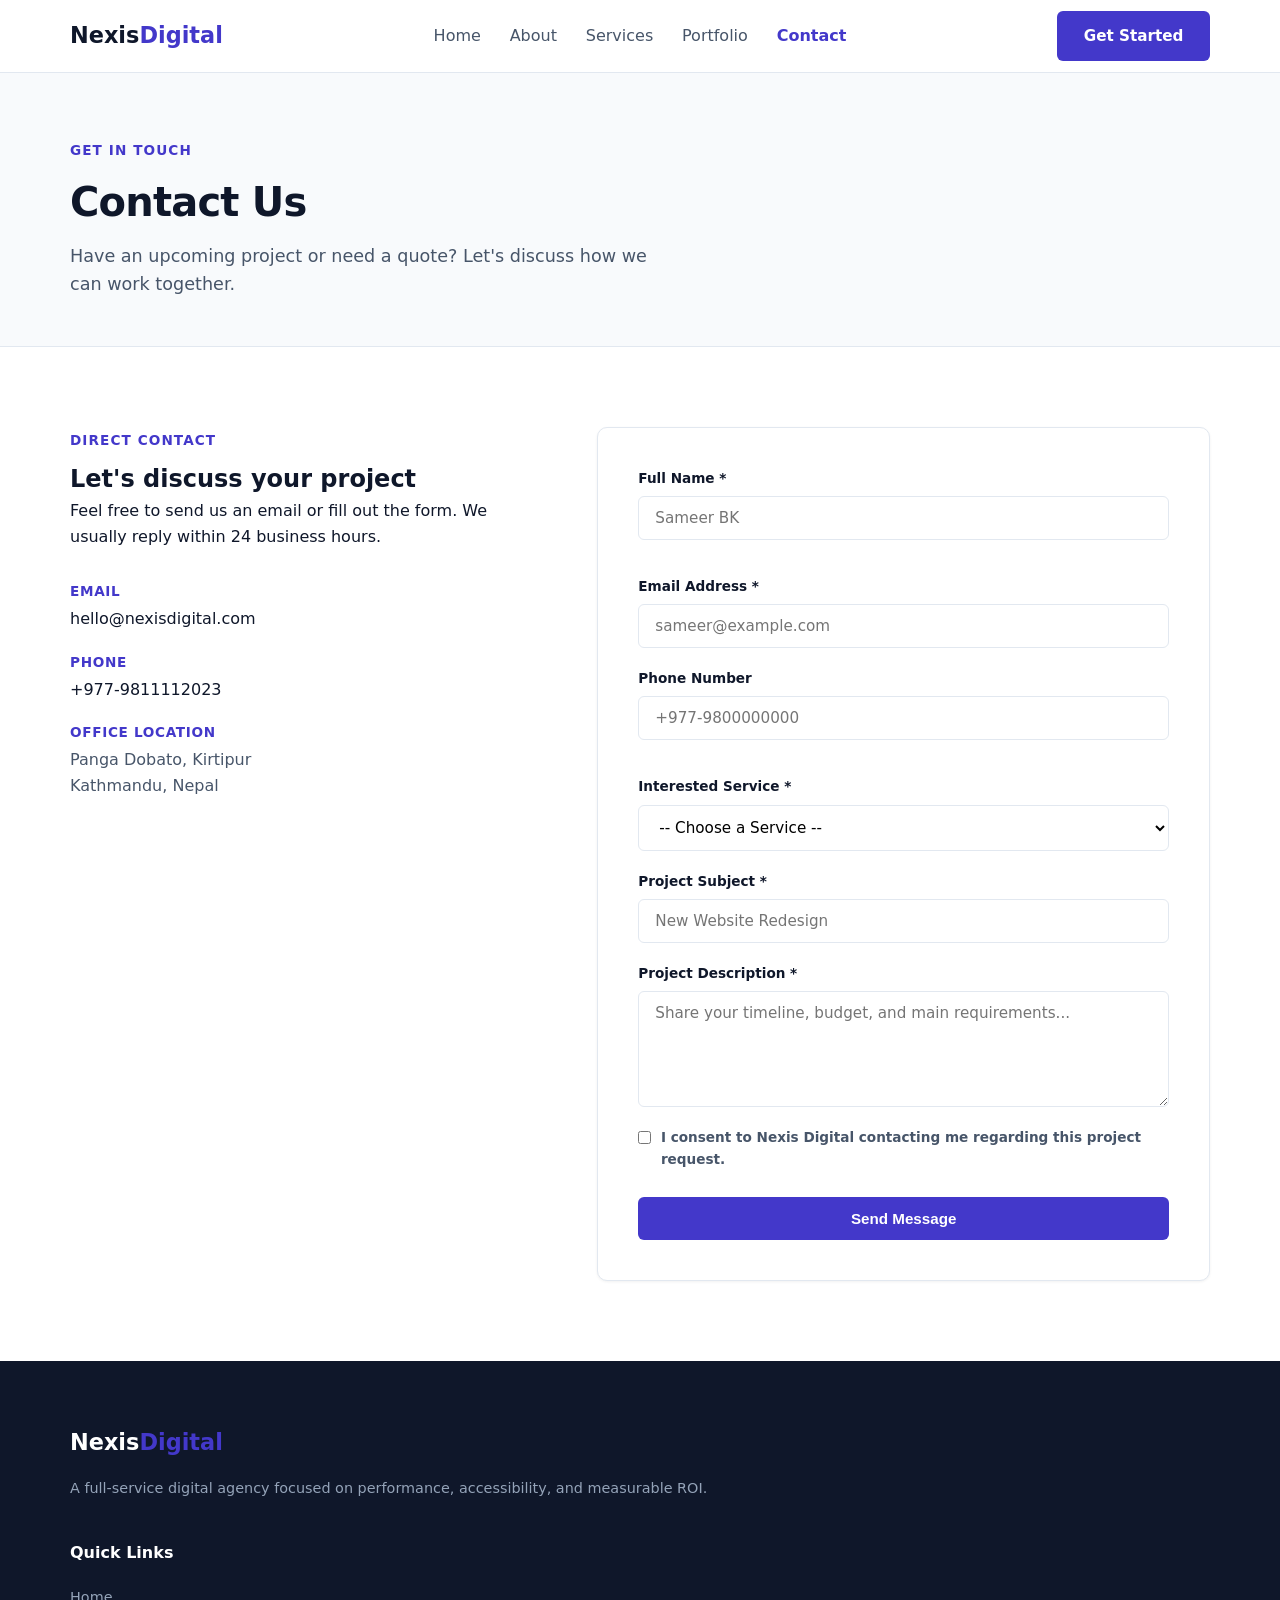
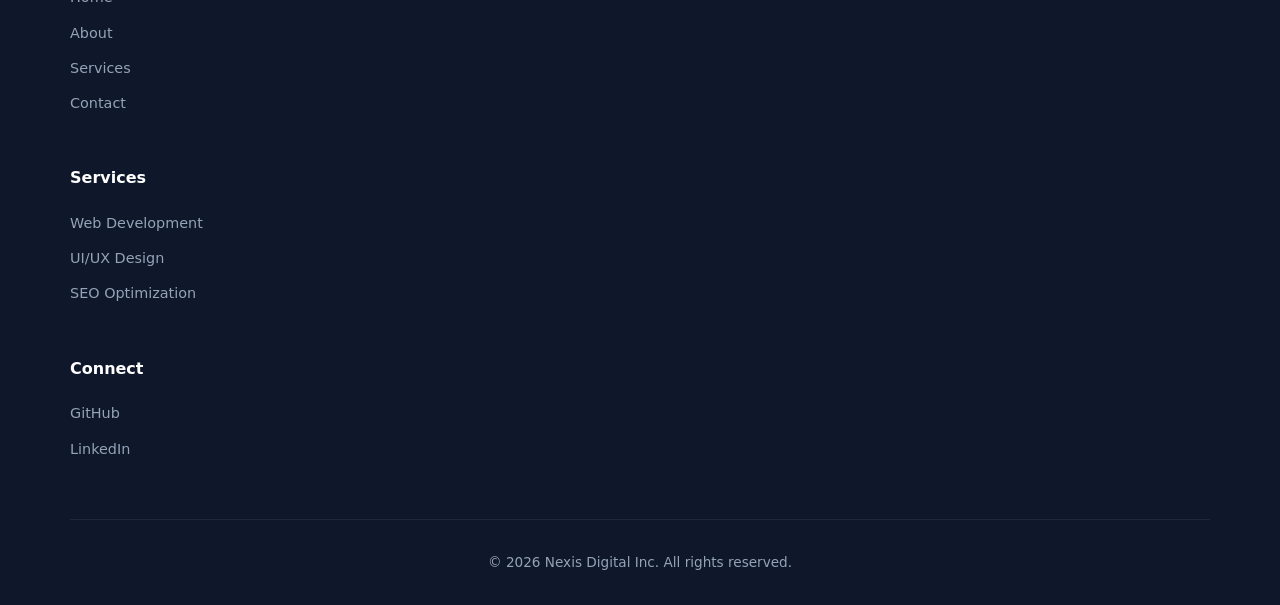
<file: contact.html>
<!DOCTYPE html>
<html lang="en">
<head>
    <meta charset="UTF-8">
    <meta name="viewport" content="width=device-width, initial-scale=1.0">
    <title>Contact Us | Nexis Digital</title>
    <meta name="description" content="Reach out to Nexis Digital for web development and design inquiries.">
    <link rel="stylesheet" href="style.css">
</head>
<body>
    <!-- HEADER -->
    <header class="site-header">
        <div class="container nav-wrapper">
            <a href="index.html" class="brand-logo">Nexis<span>Digital</span></a>
            <nav aria-label="Main Navigation">
                <ul class="nav-menu">
                    <li><a href="index.html">Home</a></li>
                    <li><a href="about.html">About</a></li>
                    <li><a href="services.html">Services</a></li>
                    <li><a href="portfolio.html">Portfolio</a></li>
                    <li><a href="contact.html" class="active">Contact</a></li>
                </ul>
            </nav>
            <a href="contact.html" class="btn btn-primary">Get Started</a>
        </div>
    </header>

    <main>
        <!-- PAGE BANNER -->
        <section class="page-banner">
            <div class="container">
                <span class="eyebrow">Get In Touch</span>
                <h1>Contact Us</h1>
                <p>Have an upcoming project or need a quote? Let's discuss how we can work together.</p>
            </div>
        </section>

        <!-- CONTACT DETAILS & FORM -->
        <section class="section-padding">
            <div class="container contact-grid">
                <div class="contact-info">
                    <span class="eyebrow">Direct Contact</span>
                    <h2>Let's discuss your project</h2>
                    <p>Feel free to send us an email or fill out the form. We usually reply within 24 business hours.</p>
                    
                    <div class="contact-card-list">
                        <div class="contact-item">
                            <strong>Email</strong>
                            <a href="mailto:hello@nexisdigital.com">hello@nexisdigital.com</a>
                        </div>
                        <div class="contact-item">
                            <strong>Phone</strong>
                            <a href="tel:9811112023">+977-9811112023</a>
                        </div>
                        <div class="contact-item">
                            <strong>Office Location</strong>
                            <address>Panga Dobato, Kirtipur<br>Kathmandu, Nepal</address>
                        </div>
                    </div>
                </div>

                <form class="contact-form" action="#" method="POST">
                    <div class="form-row">
                        <div class="form-group">
                            <label for="fullName">Full Name *</label>
                            <input type="text" id="fullName" name="fullName" placeholder="Sameer BK" required>
                        </div>
                        <div class="form-group">
                            <label for="email">Email Address *</label>
                            <input type="email" id="email" name="email" placeholder="sameer@example.com" required>
                        </div>
                    </div>
                    <div class="form-row">
                        <div class="form-group">
                            <label for="phone">Phone Number</label>
                            <input type="tel" id="phone" name="phone" placeholder="+977-9800000000">
                        </div>
                        <div class="form-group">
                            <label for="service">Interested Service *</label>
                            <select id="service" name="service" required>
                                <option value="">-- Choose a Service --</option>
                                <option value="web-dev">Web Development</option>
                                <option value="ui-ux">UI/UX Design</option>
                                <option value="seo">SEO & Performance</option>
                                <option value="other">General Inquiry</option>
                            </select>
                        </div>
                    </div>
                    <div class="form-group">
                        <label for="subject">Project Subject *</label>
                        <input type="text" id="subject" name="subject" placeholder="New Website Redesign" required>
                    </div>
                    <div class="form-group">
                        <label for="message">Project Description *</label>
                        <textarea id="message" name="message" rows="5" placeholder="Share your timeline, budget, and main requirements..." required></textarea>
                    </div>
                    <div class="form-group checkbox-group">
                        <input type="checkbox" id="consent" name="consent" required>
                        <label for="consent">I consent to Nexis Digital contacting me regarding this project request.</label>
                    </div>
                    <button type="submit" class="btn btn-primary btn-full">Send Message</button>
                </form>
            </div>
        </section>
    </main>

    <!-- FOOTER -->
    <footer class="site-footer">
        <div class="container footer-grid">
            <div class="footer-brand">
                <a href="index.html" class="brand-logo">Nexis<span>Digital</span></a>
                <p>A full-service digital agency focused on performance, accessibility, and measurable ROI.</p>
            </div>
            <div class="footer-col">
                <h4>Quick Links</h4>
                <ul>
                    <li><a href="index.html">Home</a></li>
                    <li><a href="about.html">About</a></li>
                    <li><a href="services.html">Services</a></li>
                    <li><a href="contact.html">Contact</a></li>
                </ul>
            </div>
            <div class="footer-col">
                <h4>Services</h4>
                <ul>
                    <li><a href="services.html">Web Development</a></li>
                    <li><a href="services.html">UI/UX Design</a></li>
                    <li><a href="services.html">SEO Optimization</a></li>
                </ul>
            </div>
            <div class="footer-col">
                <h4>Connect</h4>
                <ul class="social-links">
                    <li><a href="https://github.com" target="_blank" rel="noopener">GitHub</a></li>
                    <li><a href="https://linkedin.com" target="_blank" rel="noopener">LinkedIn</a></li>
                </ul>
            </div>
        </div>
        <div class="container footer-bottom">
            <p>&copy; 2026 Nexis Digital Inc. All rights reserved.</p>
        </div>
    </footer>
</body>
</html>
</file>
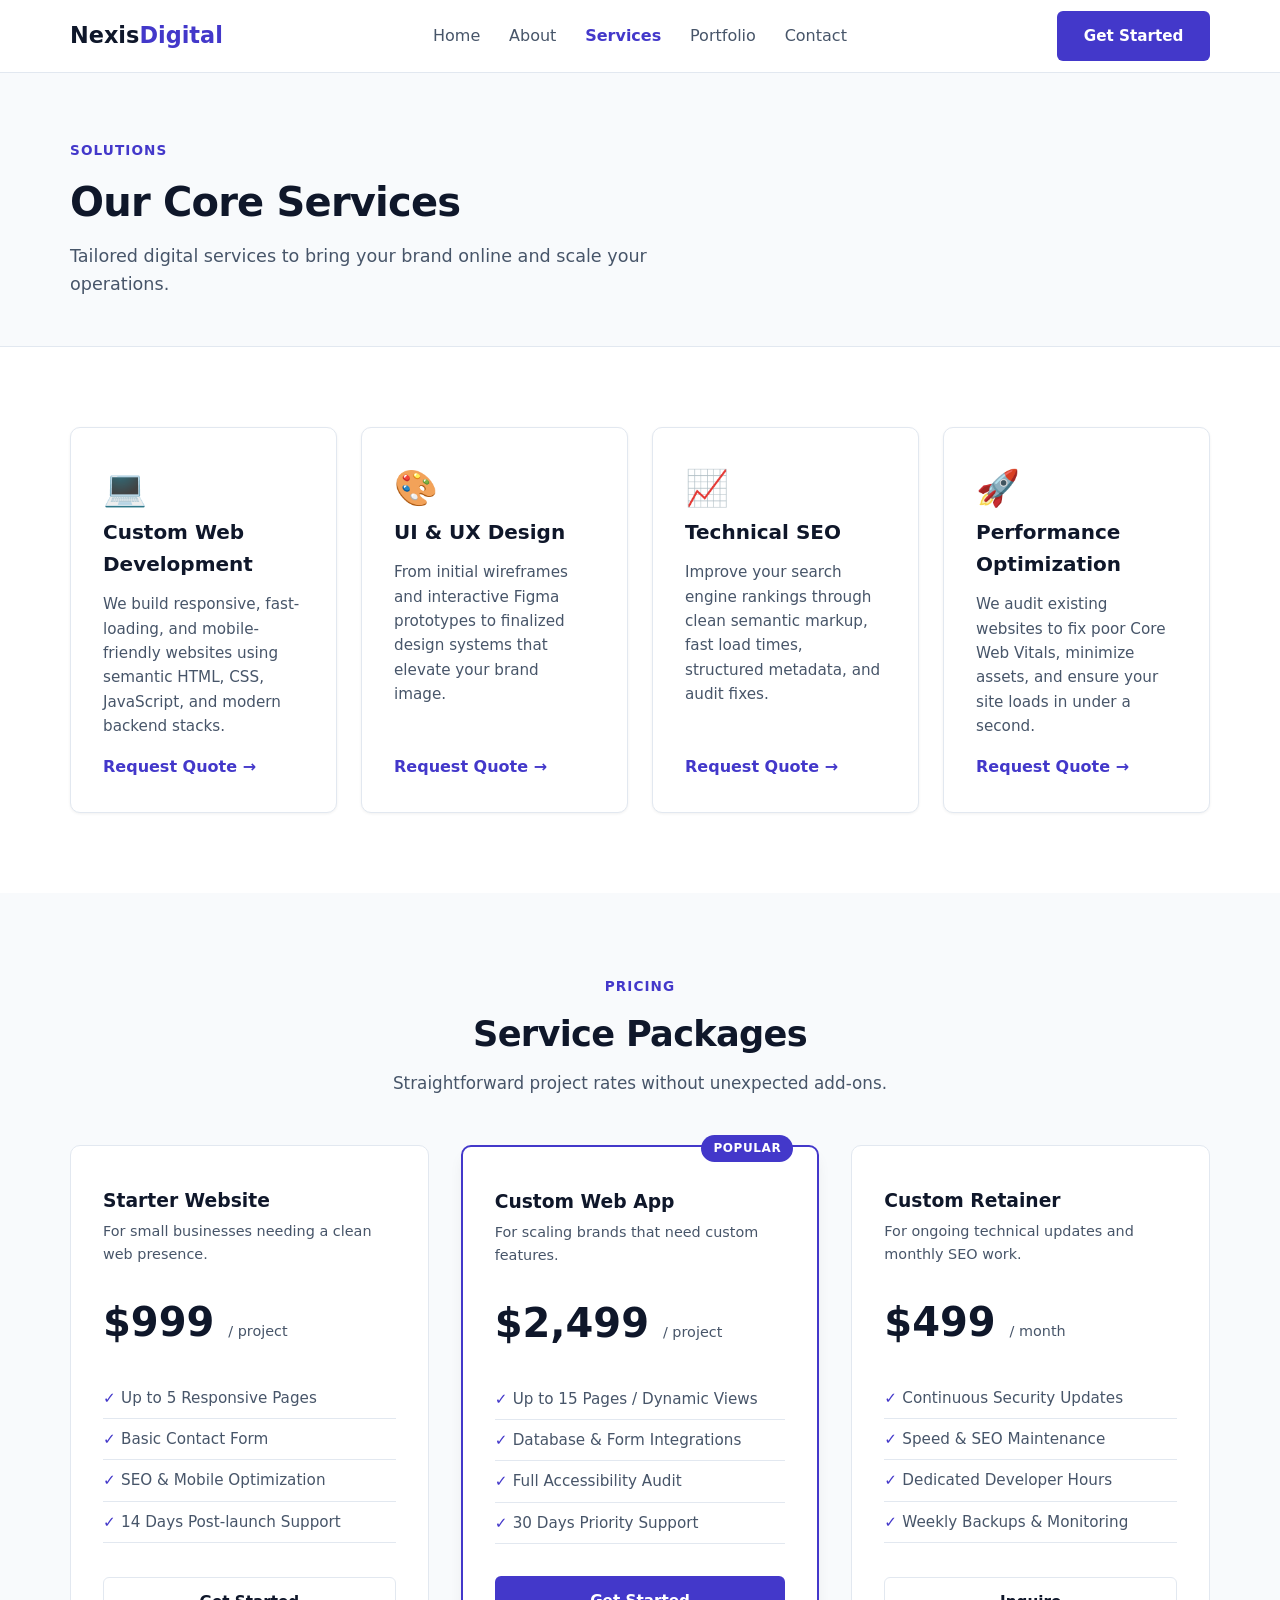
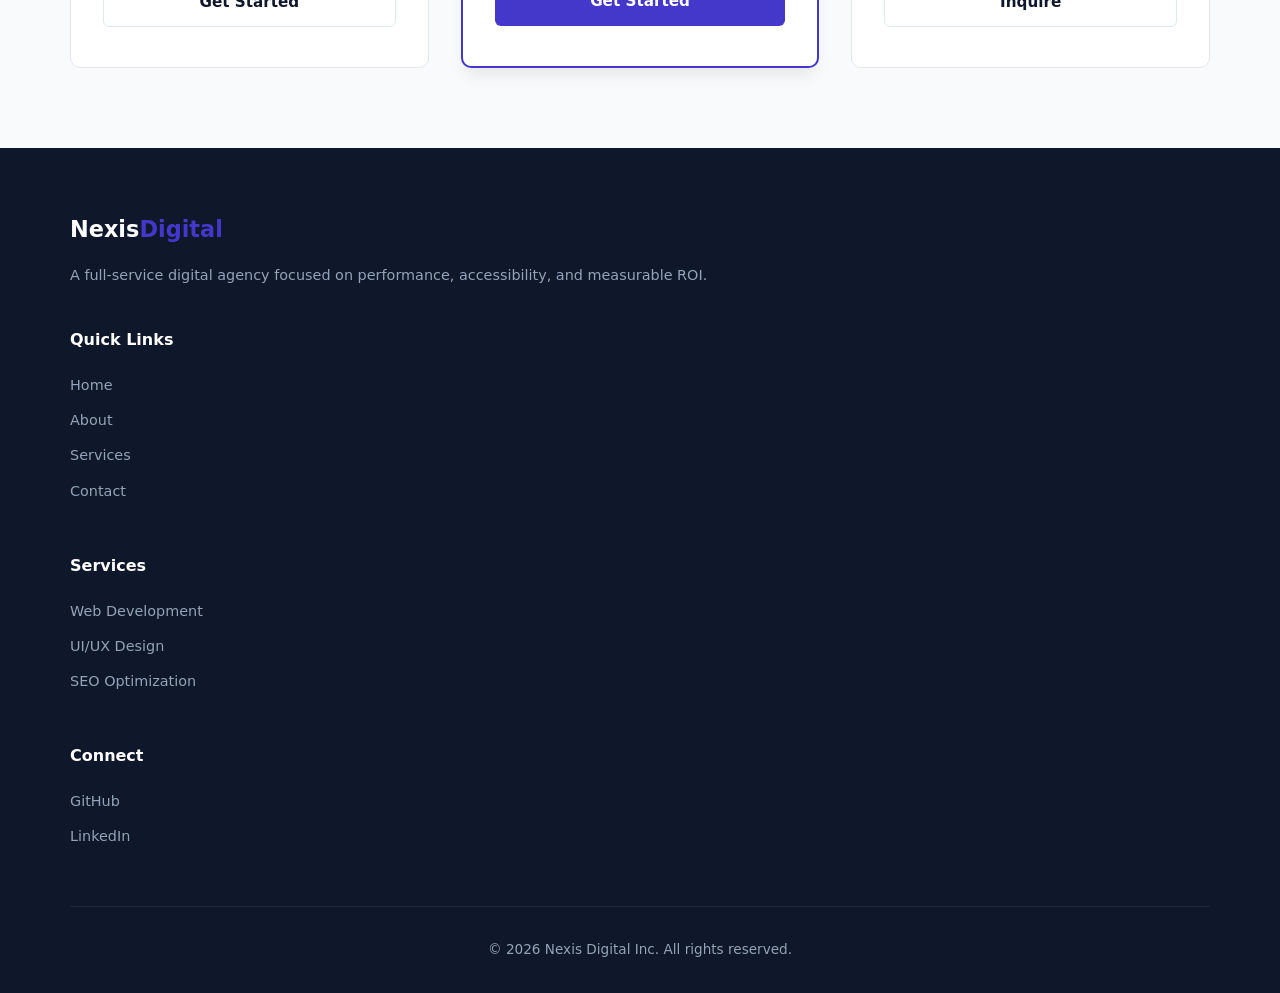
<file: services.html>
<!DOCTYPE html>
<html lang="en">
<head>
    <meta charset="UTF-8">
    <meta name="viewport" content="width=device-width, initial-scale=1.0">
    <title>Our Services | Nexis Digital</title>
    <meta name="description" content="Explore our web design, custom development, SEO, and digital consulting services.">
    <link rel="stylesheet" href="style.css">
</head>
<body>
    <!-- HEADER -->
    <header class="site-header">
        <div class="container nav-wrapper">
            <a href="index.html" class="brand-logo">Nexis<span>Digital</span></a>
            <nav aria-label="Main Navigation">
                <ul class="nav-menu">
                    <li><a href="index.html">Home</a></li>
                    <li><a href="about.html">About</a></li>
                    <li><a href="services.html" class="active">Services</a></li>
                    <li><a href="portfolio.html">Portfolio</a></li>
                    <li><a href="contact.html">Contact</a></li>
                </ul>
            </nav>
            <a href="contact.html" class="btn btn-primary">Get Started</a>
        </div>
    </header>

    <main>
        <!-- PAGE BANNER -->
        <section class="page-banner">
            <div class="container">
                <span class="eyebrow">Solutions</span>
                <h1>Our Core Services</h1>
                <p>Tailored digital services to bring your brand online and scale your operations.</p>
            </div>
        </section>

        <!-- SERVICES LIST -->
        <section class="section-padding">
            <div class="container">
                <div class="services-grid">
                    <article class="service-card">
                        <span class="service-icon" aria-hidden="true">💻</span>
                        <h3>Custom Web Development</h3>
                        <p>We build responsive, fast-loading, and mobile-friendly websites using semantic HTML, CSS, JavaScript, and modern backend stacks.</p>
                        <a href="contact.html" class="card-link">Request Quote &rarr;</a>
                    </article>

                    <article class="service-card">
                        <span class="service-icon" aria-hidden="true">🎨</span>
                        <h3>UI & UX Design</h3>
                        <p>From initial wireframes and interactive Figma prototypes to finalized design systems that elevate your brand image.</p>
                        <a href="contact.html" class="card-link">Request Quote &rarr;</a>
                    </article>

                    <article class="service-card">
                        <span class="service-icon" aria-hidden="true">📈</span>
                        <h3>Technical SEO</h3>
                        <p>Improve your search engine rankings through clean semantic markup, fast load times, structured metadata, and audit fixes.</p>
                        <a href="contact.html" class="card-link">Request Quote &rarr;</a>
                    </article>

                    <article class="service-card">
                        <span class="service-icon" aria-hidden="true">🚀</span>
                        <h3>Performance Optimization</h3>
                        <p>We audit existing websites to fix poor Core Web Vitals, minimize assets, and ensure your site loads in under a second.</p>
                        <a href="contact.html" class="card-link">Request Quote &rarr;</a>
                    </article>
                </div>
            </div>
        </section>

        <!-- PRICING TIERS -->
        <section class="section-padding bg-alt">
            <div class="container">
                <header class="section-heading text-center">
                    <span class="eyebrow">Pricing</span>
                    <h2>Service Packages</h2>
                    <p>Straightforward project rates without unexpected add-ons.</p>
                </header>
                <div class="pricing-grid">
                    <article class="pricing-card">
                        <h3>Starter Website</h3>
                        <p class="plan-desc">For small businesses needing a clean web presence.</p>
                        <div class="price">$999 <span>/ project</span></div>
                        <ul class="pricing-features">
                            <li>Up to 5 Responsive Pages</li>
                            <li>Basic Contact Form</li>
                            <li>SEO & Mobile Optimization</li>
                            <li>14 Days Post-launch Support</li>
                        </ul>
                        <a href="contact.html" class="btn btn-secondary btn-full">Get Started</a>
                    </article>

                    <article class="pricing-card featured">
                        <span class="featured-badge">Popular</span>
                        <h3>Custom Web App</h3>
                        <p class="plan-desc">For scaling brands that need custom features.</p>
                        <div class="price">$2,499 <span>/ project</span></div>
                        <ul class="pricing-features">
                            <li>Up to 15 Pages / Dynamic Views</li>
                            <li>Database & Form Integrations</li>
                            <li>Full Accessibility Audit</li>
                            <li>30 Days Priority Support</li>
                        </ul>
                        <a href="contact.html" class="btn btn-primary btn-full">Get Started</a>
                    </article>

                    <article class="pricing-card">
                        <h3>Custom Retainer</h3>
                        <p class="plan-desc">For ongoing technical updates and monthly SEO work.</p>
                        <div class="price">$499 <span>/ month</span></div>
                        <ul class="pricing-features">
                            <li>Continuous Security Updates</li>
                            <li>Speed & SEO Maintenance</li>
                            <li>Dedicated Developer Hours</li>
                            <li>Weekly Backups & Monitoring</li>
                        </ul>
                        <a href="contact.html" class="btn btn-secondary btn-full">Inquire</a>
                    </article>
                </div>
            </div>
        </section>
    </main>

    <!-- FOOTER -->
    <footer class="site-footer">
        <div class="container footer-grid">
            <div class="footer-brand">
                <a href="index.html" class="brand-logo">Nexis<span>Digital</span></a>
                <p>A full-service digital agency focused on performance, accessibility, and measurable ROI.</p>
            </div>
            <div class="footer-col">
                <h4>Quick Links</h4>
                <ul>
                    <li><a href="index.html">Home</a></li>
                    <li><a href="about.html">About</a></li>
                    <li><a href="services.html">Services</a></li>
                    <li><a href="contact.html">Contact</a></li>
                </ul>
            </div>
            <div class="footer-col">
                <h4>Services</h4>
                <ul>
                    <li><a href="services.html">Web Development</a></li>
                    <li><a href="services.html">UI/UX Design</a></li>
                    <li><a href="services.html">SEO Optimization</a></li>
                </ul>
            </div>
            <div class="footer-col">
                <h4>Connect</h4>
                <ul class="social-links">
                    <li><a href="https://github.com" target="_blank" rel="noopener">GitHub</a></li>
                    <li><a href="https://linkedin.com" target="_blank" rel="noopener">LinkedIn</a></li>
                </ul>
            </div>
        </div>
        <div class="container footer-bottom">
            <p>&copy; 2026 Nexis Digital Inc. All rights reserved.</p>
        </div>
    </footer>
</body>
</html>
</file>
<file: style.css>
/* ================= 1. VARIABLES & RESETS ================= */
:root {
  /* Brand Colors */
  --primary: #4338ca;
  --primary-hover: #3730a3;
  --primary-soft: #e0e7ff;

  /* Text & Surfaces */
  --text-dark: #0f172a;
  --text-muted: #475569;
  --bg-white: #ffffff;
  --bg-alt: #f8fafc;
  --border-light: #e2e8f0;

  /* UI Tokens */
  --radius-sm: 6px;
  --radius-md: 10px;
  --shadow-sm: 0 1px 3px rgba(0, 0, 0, 0.06);
  --shadow-md: 0 10px 15px -3px rgba(0, 0, 0, 0.08);
}

/* Universal Reset */
*, *::before, *::after {
  box-sizing: border-box;
  margin: 0;
  padding: 0;
}

html {
  scroll-behavior: smooth;
}

body {
  font-family: system-ui, -apple-system, BlinkMacSystemFont, "Segoe UI", Roboto, sans-serif;
  color: var(--text-dark);
  background-color: var(--bg-white);
  line-height: 1.6;
}

img {
  max-width: 100%;
  height: auto;
  display: block;
}

/* ================= 2. GLOBAL UTILITIES ================= */
.container {
  width: 90%;
  max-width: 1140px;
  margin: 0 auto;
}

.section-padding {
  padding: 5rem 0;
}

.bg-alt {
  background-color: var(--bg-alt);
}

.text-center {
  text-align: center;
}

.eyebrow {
  display: inline-block;
  font-size: 0.85rem;
  font-weight: 700;
  text-transform: uppercase;
  letter-spacing: 0.08em;
  color: var(--primary);
  margin-bottom: 0.5rem;
}

.section-heading h2 {
  font-size: 2.2rem;
  font-weight: 800;
  letter-spacing: -0.02em;
  margin-bottom: 0.5rem;
}

.section-heading p {
  color: var(--text-muted);
  font-size: 1.05rem;
  max-width: 600px;
  margin: 0 auto 3rem auto;
}

/* Buttons */
.btn {
  display: inline-flex;
  align-items: center;
  justify-content: center;
  padding: 0.75rem 1.6rem;
  font-size: 0.95rem;
  font-weight: 600;
  text-decoration: none;
  border-radius: var(--radius-sm);
  cursor: pointer;
  border: 1px solid transparent;
  transition: all 0.2s ease;
}

.btn-primary {
  background-color: var(--primary);
  color: #ffffff;
}

.btn-primary:hover {
  background-color: var(--primary-hover);
}

.btn-secondary {
  background-color: transparent;
  border-color: var(--border-light);
  color: var(--text-dark);
}

.btn-secondary:hover {
  background-color: var(--bg-alt);
}

.btn-full {
  width: 100%;
}

.card-link {
  display: inline-block;
  color: var(--primary);
  text-decoration: none;
  font-weight: 600;
  margin-top: 1rem;
}

.card-link:hover {
  text-decoration: underline;
}
/* Accessibility: High-visibility focus indicators for keyboard navigation */
a:focus-visible,
button:focus-visible,
input:focus-visible,
select:focus-visible,
textarea:focus-visible,
summary:focus-visible {
  outline: 3px solid var(--primary);
  outline-offset: 3px;
}

/* ================= 3. HEADER & NAV (FLEXBOX) ================= */
.site-header {
  position: sticky;
  top: 0;
  background-color: rgba(255, 255, 255, 0.95);
  backdrop-filter: blur(8px);
  border-bottom: 1px solid var(--border-light);
  z-index: 1000;
}

.nav-wrapper {
  display: flex;
  align-items: center;
  justify-content: space-between;
  height: 72px;
}

.brand-logo {
  font-size: 1.4rem;
  font-weight: 800;
  color: var(--text-dark);
  text-decoration: none;
}

.brand-logo span {
  color: var(--primary);
}

.nav-menu {
  display: flex;
  list-style: none;
  gap: 1.8rem;
}

.nav-menu a {
  text-decoration: none;
  color: var(--text-muted);
  font-weight: 500;
  transition: color 0.2s;
}

.nav-menu a:hover {
  color: var(--primary);
}

/* ================= 4. HERO SECTION (CSS GRID) ================= */
.hero-section {
  padding: 5rem 0;
}

.hero-grid {
  display: grid;
  grid-template-columns: 1.1fr 0.9fr;
  align-items: center;
  gap: 3rem;
}

.hero-copy h1 {
  font-size: 3rem;
  line-height: 1.15;
  font-weight: 800;
  letter-spacing: -0.03em;
  margin-bottom: 1.25rem;
}

.hero-copy p {
  font-size: 1.15rem;
  color: var(--text-muted);
  margin-bottom: 2rem;
}

.hero-cta-group {
  display: flex;
  gap: 1rem;
}

.hero-media img {
  border-radius: var(--radius-md);
  box-shadow: var(--shadow-md);
}

.hero-media figcaption {
  font-size: 0.85rem;
  color: var(--text-muted);
  margin-top: 0.5rem;
  text-align: center;
}
/*=============================5.ABOUT US & STATS(GRID)==============================*/
.about-grid{
    display: grid;
    grid-template-columns: 0.9fr 1.1fr;
    align-items:center;
    gap:3.5rems;
}
.about-media img{
    border-radius: var(--radius-md);
    box-shadow: var(--shadow-md);
    width:100%;
    object-fit:cover;
}
.about-media figcaption{
    font-size:0.85rem;
    color: var(--text-muted);
    margin-top:0.5rem;
    text-align:center;
}
.about-copy h2 {
    font-size: 2.2rem;
    line-height: 1.2;
    margin-bottom: 1.25rem;
}.about-copy p {
    color: var(--text-muted);
    margin-bottom: 1rem;

}
/* 4-item Statistics Grid */
.stats-grid {
    display: grid;
    grid-template-columns: repeat(2, 1ft);
    gap: 1.25rem;
    margin-top: 2rem;
}
.stat-card{
    background-color: var(--bg-alt);
    border: 1px solid var(--border-light);
    border-radius: var(--radius-sm);
    padding: 1.25rem;
    display: flex;
    flex-direction: column;
}
.stat-value {
    font-size:2rem;
    font-weight: 800;
    color: var(--primary);
    line-height: 1.1;

}
.stat-label{
    font-size:0.9rem;
    font-weight:600;
    color: var(--text-muted);
    margin-top: 0.25rem;
}
/*=====================6.SERVICES ( CARD GRID)==========================*/
.services-grid{
    display: grid;
    grid-template-columns: repeat(auto-fit, minmax(240px, 1fr));
    gap: 1.5rem;
}
.service-card {
    background-color: var(--bg-white);
    border: 1px solid var(--border-light);
    border-radius: var(--radius-md);
    padding: 2rem;
    display: flex;
    flex-direction: column;
    box-shadow: var(--shadow-sm);
    transition: transform 0.2s ease, box-shadow 0.2s ease;
}
.service-card:hover{
    transform: translatey(-4px);
    box-shadow: var(--shadow-md);
}
.service-icon{
    font-size: 2.2rem;
    margin-bottom: 1 rem;
    display: inline-block;
}
.service-card h3{
    font-size: 1.25rem;
    margin-bottom: 0.75rem;
}
.service-card p{
    color: var(--text-muted);
    font-size: 0.95rem;
    flex-grow: 1;
}
/*================================7.WHY CHOOSE US================*/
.reasons-grid {
    display: grid;
    grid-template-columns: repeat(auto-fit, minmax(230px,1fr));
    gap: 1.5rem;
}
    .reason-card{
        background-color: var(--bg-white);
        border: 1px solid var(--border-light);
        border-radius: var(--radius-md);
        padding: 2rem;
        position: 2rem;
        transition: border-color 0.2s ease;
    }
    .reason-card:hover{
        border-color:var(--primary);


    }
    .reason-num{
        display: block;
        font-size: 1.8rem;
        font-weight: 800;
        color: var(--primary-soft);
        margin-bottom: 0.75rem;

    }
    .reason-card h3{
        font-size: 1.15rem;
        margin-bottom: 0.5rem;
        
    }
    .reason-card p{
        color: var(--text-muted);
        font-size: 0.95rem;
    }

/* ================= 8. PORTFOLIO ================= */
.portfolio-grid {
  display: grid;
  grid-template-columns: repeat(auto-fit, minmax(300px, 1fr));
  gap: 2rem;
}

.project-card {
  background-color: var(--bg-white);
  border: 1px solid var(--border-light);
  border-radius: var(--radius-md);
  overflow: hidden;
  box-shadow: var(--shadow-sm);
  display: flex;
  flex-direction: column;
}

.project-media img {
  width: 100%;
  height: 220px;
  object-fit: cover;
  transition: transform 0.3s ease;
}

.project-card:hover .project-media img {
  transform: scale(1.03);
}

.project-body {
  padding: 1.5rem;
  display: flex;
  flex-direction: column;
  flex-grow: 1;
}

.project-tag {
  font-size: 0.75rem;
  font-weight: 700;
  color: var(--primary);
  text-transform: uppercase;
  letter-spacing: 0.05em;
  margin-bottom: 0.5rem;
}

.project-body h3 {
  font-size: 1.25rem;
  margin-bottom: 0.5rem;
}

.project-body p {
  color: var(--text-muted);
  font-size: 0.95rem;
  flex-grow: 1;
}

/* ================= 9. PRICING PACKAGES ================= */
.pricing-grid {
  display: grid;
  grid-template-columns: repeat(auto-fit, minmax(280px, 1fr));
  gap: 2rem;
  align-items: stretch;
}

.pricing-card {
  background-color: var(--bg-white);
  border: 1px solid var(--border-light);
  border-radius: var(--radius-md);
  padding: 2.5rem 2rem;
  display: flex;
  flex-direction: column;
  position: relative;
}

.pricing-card.featured {
  border: 2px solid var(--primary);
  box-shadow: var(--shadow-md);
}

.featured-badge {
  position: absolute;
  top: -12px;
  right: 24px;
  background-color: var(--primary);
  color: #ffffff;
  font-size: 0.75rem;
  font-weight: 700;
  padding: 0.25rem 0.75rem;
  border-radius: 20px;
  text-transform: uppercase;
  letter-spacing: 0.05em;
}

.plan-desc {
  font-size: 0.9rem;
  color: var(--text-muted);
  margin-top: 0.25rem;
  margin-bottom: 1.5rem;
}

.price {
  font-size: 2.5rem;
  font-weight: 800;
  color: var(--text-dark);
  margin-bottom: 1.5rem;
}

.price span {
  font-size: 0.9rem;
  font-weight: 500;
  color: var(--text-muted);
}

.pricing-features {
  list-style: none;
  margin-bottom: 2rem;
  flex-grow: 1;
}

.pricing-features li {
  padding: 0.5rem 0;
  border-bottom: 1px solid var(--border-light);
  color: var(--text-muted);
  font-size: 0.95rem;
}

.pricing-features li::before {
  content: "✓ ";
  color: var(--primary);
  font-weight: bold;
}

/* ================= 10. TESTIMONIALS ================= */
.testimonials-grid {
  display: grid;
  grid-template-columns: repeat(auto-fit, minmax(280px, 1fr));
  gap: 1.5rem;
}

.testimonial-card {
  background-color: var(--bg-white);
  border: 1px solid var(--border-light);
  border-radius: var(--radius-md);
  padding: 2rem;
  display: flex;
  flex-direction: column;
}

.rating {
  color: #f59e0b;
  letter-spacing: 2px;
  margin-bottom: 1rem;
}

.testimonial-card blockquote {
  color: var(--text-dark);
  font-size: 1rem;
  font-style: italic;
  margin-bottom: 1.5rem;
  flex-grow: 1;
}

.client-meta {
  display: flex;
  align-items: center;
  gap: 1rem;
}

.client-meta img {
  width: 48px;
  height: 48px;
  border-radius: 50%;
  object-fit: cover;
}

.client-meta strong {
  display: block;
  font-size: 0.95rem;
  color: var(--text-dark);
}

.client-meta span {
  font-size: 0.8rem;
  color: var(--text-muted);
}
/* ================= 11. FAQ ACCORDION ================= */
.faq-container {
  max-width: 800px;
}

.faq-accordion {
  display: flex;
  flex-direction: column;
  gap: 1rem;
}

.faq-item {
  background-color: var(--bg-white);
  border: 1px solid var(--border-light);
  border-radius: var(--radius-sm);
  padding: 1.25rem 1.5rem;
  transition: border-color 0.2s;
}

.faq-item[open] {
  border-color: var(--primary);
}

.faq-item summary {
  font-weight: 700;
  cursor: pointer;
  font-size: 1.05rem;
  color: var(--text-dark);
  list-style: none; /* Removes default triangle in standard browsers */
  display: flex;
  justify-content: space-between;
  align-items: center;
}

.faq-item summary::-webkit-details-marker {
  display: none; /* Removes default triangle in WebKit/Blink */
}

.faq-item summary::after {
  content: "+";
  font-size: 1.4rem;
  font-weight: 400;
  color: var(--primary);
  transition: transform 0.2s ease;
}

.faq-item[open] summary::after {
  content: "−";
}


.faq-item p {
  margin-top: 1rem;
  color: var(--text-muted);
  font-size: 0.95rem;
  line-height: 1.6;
}

/* ================= 12. CONTACT SECTION ================= */
.contact-grid {
  display: grid;
  grid-template-columns: 1fr 1.3fr;
  gap: 3.5rem;
}

.contact-card-list {
  margin-top: 2rem;
  display: flex;
  flex-direction: column;
  gap: 1.25rem;
}

.contact-item strong {
  display: block;
  font-size: 0.85rem;
  text-transform: uppercase;
  letter-spacing: 0.05em;
  color: var(--primary);
  margin-bottom: 0.2rem;
}

.contact-item a {
  color: var(--text-dark);
  text-decoration: none;
}

.contact-item address {
  font-style: normal;
  color: var(--text-muted);
}

.contact-form {
  background-color: var(--bg-white);
  padding: 2.5rem;
  border-radius: var(--radius-md);
  border: 1px solid var(--border-light);
  box-shadow: var(--shadow-sm);
}

.form-row {
  display: grid;
  grid-template-columns: 1fr 1fr;
  gap: 1rem;
}

.form-group {
  margin-bottom: 1.25rem;
  display: flex;
  flex-direction: column;
}

.form-group label {
  font-size: 0.85rem;
  font-weight: 600;
  margin-bottom: 0.4rem;
}

.form-group input,
.form-group select,
.form-group textarea {
  padding: 0.75rem 1rem;
  border: 1px solid var(--border-light);
  border-radius: var(--radius-sm);
  font-family: inherit;
  font-size: 0.95rem;
  background-color: var(--bg-white);
  outline: none;
  transition: border-color 0.2s;
}

.form-group input:focus,
.form-group select:focus,
.form-group textarea:focus {
  border-color: var(--primary);
}

.checkbox-group {
  flex-direction: row;
  align-items: flex-start;
  gap: 0.6rem;
}

.checkbox-group input {
  margin-top: 0.25rem;
}

.checkbox-group label {
  font-size: 0.85rem;
  color: var(--text-muted);
}

/* ================= 13. FOOTER ================= */
.site-footer {
  background-color: var(--text-dark);
  color: #94a3b8;
  padding: 4rem 0 2rem 0;
}

.footer-grid {
  display: grid;
  grid-template-columns: 2fr 1fr 1fr 1fr;
  gap: 2.5rem;
  margin-bottom: 3rem;
}

.footer-brand .brand-logo {
  color: #ffffff;
}

.footer-brand p {
  margin-top: 1rem;
  font-size: 0.9rem;
  line-height: 1.6;
}

.footer-col h4 {
  color: #ffffff;
  font-size: 1rem;
  margin-bottom: 1.2rem;
}

.footer-col ul {
  list-style: none;
}

.footer-col li {
  margin-bottom: 0.6rem;
}

.footer-col a {
  color: #94a3b8;
  text-decoration: none;
  font-size: 0.9rem;
  transition: color 0.2s;
}

.footer-col a:hover {
  color: #ffffff;
}

.footer-bottom {
  border-top: 1px solid #1e293b;
  padding-top: 2rem;
  text-align: center;
  font-size: 0.85rem;
}

/* ================= 14. RESPONSIVE MEDIA QUERIES ================= */
@media (max-width: 900px) {
  .hero-grid,
  .about-grid,
  .contact-grid {
    grid-template-columns: 1fr;
    gap: 2.5rem;
  }

  .footer-grid {
    grid-template-columns: 1fr 1fr;
  }
}

@media (max-width: 650px) {
  .nav-menu {
    display: none;
  }

  .nav-wrapper {
    justify-content: space-between;
  }

  .site-header .btn {
    padding: 0.5rem 1rem;
    font-size: 0.85rem;
  }

  .hero-copy h1 {
    font-size: 2.2rem;
  }

  .form-row {
    grid-template-columns: 1fr;
  }

  .footer-grid {
    grid-template-columns: 1fr;
  }

  .stats-grid {
    grid-template-columns: 1fr;
  }
}

  .hero-copy h1 {
    font-size: 2.2rem;
  }

  .form-row {
    grid-template-columns: 1fr;
  }

  .footer-grid {
    grid-template-columns: 1fr;
  }

  .stats-grid {
    grid-template-columns: 1fr;
  }

/* ================= 15. INNER PAGE BANNER ================= */
.page-banner {
  background-color: var(--bg-alt);
  border-bottom: 1px solid var(--border-light);
  padding: 4rem 0 3rem 0;
}

.page-banner h1 {
  font-size: 2.5rem;
  font-weight: 800;
  letter-spacing: -0.02em;
  margin-bottom: 0.5rem;
}

.page-banner p {
  color: var(--text-muted);
  font-size: 1.1rem;
  max-width: 600px;
}

/* Active Link State */
.nav-menu a.active {
  color: var(--primary);
  font-weight: 700;
}
</file>
